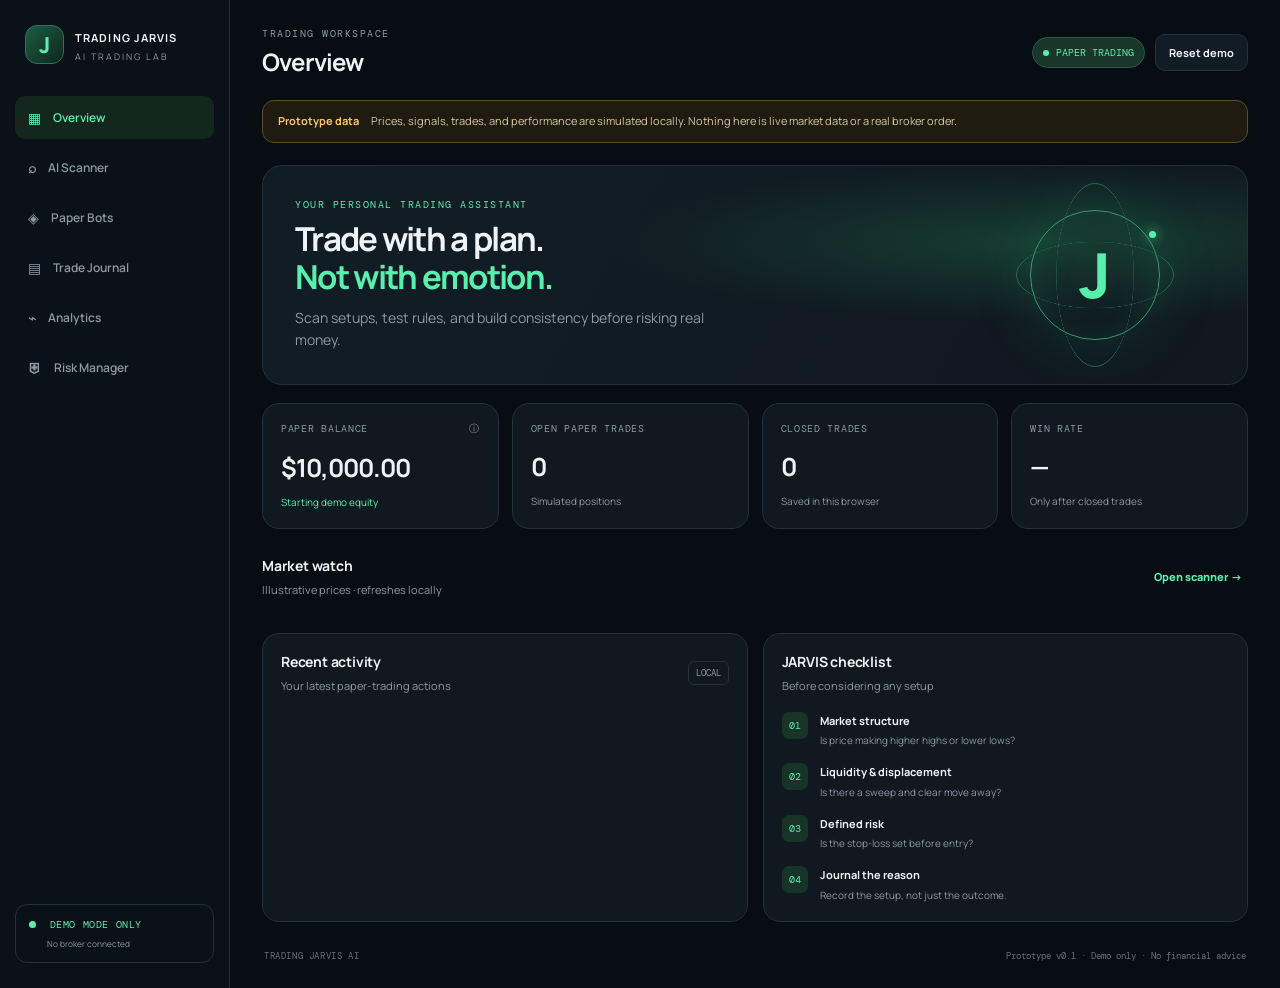
<file: index.html>
<!doctype html>
<html lang="en">
<head>
<meta charset="utf-8">
<meta name="viewport" content="width=device-width,initial-scale=1,viewport-fit=cover">
<meta name="theme-color" content="#080d13">
<meta name="description" content="Trading JARVIS — demo-first trading dashboard and paper-trading prototype.">
<link rel="manifest" href="manifest.json">
<link rel="stylesheet" href="styles.css">
<title>Trading JARVIS AI</title>
</head>
<body>
<div class="app-shell">
  <aside class="sidebar">
    <div class="brand"><div class="brand-mark">J</div><div><b>TRADING JARVIS</b><small>AI TRADING LAB</small></div></div>
    <nav id="nav">
      <button class="nav-item active" data-page="overview">▦ <span>Overview</span></button>
      <button class="nav-item" data-page="scanner">⌕ <span>AI Scanner</span></button>
      <button class="nav-item" data-page="bots">◈ <span>Paper Bots</span></button>
      <button class="nav-item" data-page="journal">▤ <span>Trade Journal</span></button>
      <button class="nav-item" data-page="analytics">⌁ <span>Analytics</span></button>
      <button class="nav-item" data-page="risk">⛨ <span>Risk Manager</span></button>
    </nav>
    <div class="side-bottom"><span class="dot"></span> DEMO MODE ONLY<small>No broker connected</small></div>
  </aside>
  <main class="main">
    <header class="topbar"><button id="menuBtn" class="menu-btn" aria-label="Open navigation">☰</button><div><div class="eyebrow">TRADING WORKSPACE</div><h1 id="pageTitle">Overview</h1></div><div class="top-actions"><span class="demo-pill"><i></i> PAPER TRADING</span><button id="resetBtn" class="ghost">Reset demo</button></div></header>
    <section class="notice"><b>Prototype data</b><span>Prices, signals, trades, and performance are simulated locally. Nothing here is live market data or a real broker order.</span></section>
    <section id="page-overview" class="page active">
      <div class="welcome"><div><div class="eyebrow green">YOUR PERSONAL TRADING ASSISTANT</div><h2>Trade with a plan.<br><em>Not with emotion.</em></h2><p>Scan setups, test rules, and build consistency before risking real money.</p></div><div class="orb"><span>J</span><i></i></div></div>
      <div class="metric-grid">
        <article class="metric"><div class="metric-label">PAPER BALANCE <span>ⓘ</span></div><strong id="balanceMetric">$10,000.00</strong><small class="positive">Starting demo equity</small></article>
        <article class="metric"><div class="metric-label">OPEN PAPER TRADES</div><strong id="openMetric">0</strong><small>Simulated positions</small></article>
        <article class="metric"><div class="metric-label">CLOSED TRADES</div><strong id="closedMetric">0</strong><small>Saved in this browser</small></article>
        <article class="metric"><div class="metric-label">WIN RATE</div><strong id="winMetric">—</strong><small>Only after closed trades</small></article>
      </div>
      <div class="section-head"><div><h3>Market watch</h3><p>Illustrative prices · refreshes locally</p></div><button class="text-btn" data-goto="scanner">Open scanner →</button></div>
      <div class="market-grid" id="marketCards"></div>
      <div class="two-col">
        <article class="panel"><div class="panel-head"><div><h3>Recent activity</h3><p>Your latest paper-trading actions</p></div><span class="tag">LOCAL</span></div><div id="recentActivity" class="activity-list"></div></article>
        <article class="panel"><div class="panel-head"><div><h3>JARVIS checklist</h3><p>Before considering any setup</p></div></div><div class="checklist"><div><span>01</span><p><b>Market structure</b><small>Is price making higher highs or lower lows?</small></p></div><div><span>02</span><p><b>Liquidity & displacement</b><small>Is there a sweep and clear move away?</small></p></div><div><span>03</span><p><b>Defined risk</b><small>Is the stop-loss set before entry?</small></p></div><div><span>04</span><p><b>Journal the reason</b><small>Record the setup, not just the outcome.</small></p></div></div></article>
      </div>
    </section>
    <section id="page-scanner" class="page">
      <div class="page-intro"><div><div class="eyebrow green">RULE-BASED SCAN</div><h2>Market Scanner</h2><p>Deriv public market feed + transparent 5-minute candle rules. No orders are placed.</p></div><div class="scan-head-actions"><button class="primary" id="connectDerivBtn">Connect Deriv feed</button><button class="ghost" id="scanBtn">⟳ Analyze</button></div></div>
      <article class="panel live-feed-panel"><div class="panel-head"><div><h3>Deriv Volatility 100 (1s)</h3><p>Symbol: <code>1HZ100V</code> · 5-minute candles · public data only</p></div><span id="derivStatus" class="feed-status offline">DISCONNECTED</span></div><div class="live-feed-grid"><div><small>Latest price</small><strong id="derivLivePrice">—</strong><span id="derivLastUpdate">Waiting for connection</span></div><div><small>Latest 5m candle</small><strong id="derivCandleState">—</strong><span id="derivCandleTime">No candle data yet</span></div><div><small>Data source</small><strong id="derivSourceLabel">Not connected</strong><span id="derivSymbolLabel">No symbol verified yet</span></div></div><div id="candleStrip" class="candle-strip"><div class="empty">Connect to load historical 5-minute candles and live ticks.</div></div><p class="feed-note">This connection reads public market data only. It does not log in to your account, access your balance, or place trades. The 5-minute analysis updates from received candle data; it is not an AI model or a profit guarantee.</p></article>
      <div class="filters panel"><label>Market<select id="scanMarket"><option value="all">All markets</option><option>Volatility 100 (1s)</option><option>EUR/USD</option><option>XAU/USD (Gold)</option></select></label><label>Timeframe<select id="scanTf"><option>15m</option><option>5m</option><option>1h</option><option>4h</option></select></label><label>Minimum score<select id="minScore"><option value="50">50 / 100</option><option value="60">60 / 100</option><option value="70">70 / 100</option><option value="80">80 / 100</option></select></label></div>
      <div id="scanResults" class="scan-results"></div>
      <div class="disclaimer">A score is not a probability of profit. Validate any rules against historical data and out-of-sample tests. Signals may be wrong.</div>
    </section>
    <section id="page-bots" class="page">
      <div class="page-intro"><div><div class="eyebrow green">AUTOMATION SANDBOX</div><h2>Paper Bots</h2><p>Run simple rule-based paper strategies without placing broker orders.</p></div><span class="demo-pill"><i></i> LIVE ORDERS DISABLED</span></div>
      <div class="two-col">
        <article class="panel"><div class="panel-head"><div><h3>Configure bot</h3><p>Local simulation only</p></div><span class="tag">V0.1</span></div>
          <form id="botForm" class="stack-form">
            <label>Bot name<input id="botName" value="JARVIS Structure Scout" maxlength="40" required></label>
            <label>Market<select id="botMarket"><option>Volatility 100 (1s)</option><option>EUR/USD</option><option>XAU/USD (Gold)</option></select></label>
            <label>Strategy<select id="botStrategy"><option value="structure">Structure + pullback (illustrative)</option><option value="fib">Fibonacci 61.8% pullback (illustrative)</option><option value="sweep">Liquidity sweep (illustrative)</option></select></label>
            <div class="form-row"><label>Risk per trade (%)<input id="botRisk" type="number" min="0.1" max="1" step="0.1" value="0.5" required></label><label>Reward:risk<input id="botRR" type="number" min="1" max="5" step="0.5" value="2" required></label></div>
            <button class="primary full" type="submit">＋ Create paper bot</button>
          </form>
        </article>
        <article class="panel"><div class="panel-head"><div><h3>Your bots</h3><p>Paused by default until you start them</p></div></div><div id="botList" class="bot-list"></div></article>
      </div>
      <div class="panel mt"><div class="panel-head"><div><h3>How paper execution works</h3><p>Important limitations</p></div></div><ol class="plain-list"><li>Bot generates a simulated entry from demo rules.</li><li>Position size uses your demo balance and chosen risk percentage.</li><li>Outcome is simulated; it does not use actual tick-by-tick broker data.</li><li>Do not judge profitability from this prototype.</li></ol></div>
    </section>
    <section id="page-journal" class="page">
      <div class="page-intro"><div><div class="eyebrow green">BUILD YOUR PROCESS</div><h2>Trade Journal</h2><p>Record paper trades and lessons while they are fresh.</p></div><button id="exportBtn" class="ghost">↓ Export CSV</button></div>
      <div class="panel"><div class="panel-head"><div><h3>Add journal entry</h3><p>Entries are stored on this device/browser only.</p></div></div>
        <form id="journalForm" class="journal-form">
          <label>Date<input id="jDate" type="date" required></label><label>Market<select id="jMarket"><option>Volatility 100 (1s)</option><option>EUR/USD</option><option>XAU/USD (Gold)</option></select></label><label>Direction<select id="jDirection"><option>BUY</option><option>SELL</option><option>WAIT</option></select></label>
          <label>Setup type<select id="jSetup"><option>Structure break / retest</option><option>Fibonacci pullback</option><option>Liquidity sweep</option><option>FVG / displacement</option><option>Other</option></select></label><label>Planned R:R<input id="jRR" type="number" min="0" step="0.1" placeholder="e.g. 2"></label><label>Result (R)<input id="jResult" type="number" step="0.1" placeholder="e.g. -1 or 2"></label>
          <label class="wide">Trade thesis<textarea id="jThesis" rows="2" placeholder="What was the setup and why?"></textarea></label><label class="wide">Lesson / emotion<textarea id="jLesson" rows="2" placeholder="What did you learn? Were you following your plan?"></textarea></label>
          <button class="primary" type="submit">Save journal entry</button>
        </form>
      </div>
      <div class="panel mt"><div class="panel-head"><div><h3>Journal history</h3><p id="journalCount">0 entries</p></div><button class="text-btn" id="clearJournal">Clear journal</button></div><div class="table-wrap"><table><thead><tr><th>Date</th><th>Market</th><th>Direction</th><th>Setup</th><th>R:R</th><th>Result (R)</th><th>Thesis / lesson</th></tr></thead><tbody id="journalRows"></tbody></table></div></div>
    </section>
    <section id="page-analytics" class="page">
      <div class="page-intro"><div><div class="eyebrow green">MEASURE THE PROCESS</div><h2>Performance Analytics</h2><p>Based on closed paper trades and journal entries saved here.</p></div></div>
      <div class="metric-grid"><article class="metric"><div class="metric-label">NET PAPER P&L</div><strong id="pnlMetric">$0.00</strong><small>Simulated outcomes only</small></article><article class="metric"><div class="metric-label">WIN RATE</div><strong id="analyticsWin">—</strong><small>Closed paper trades</small></article><article class="metric"><div class="metric-label">PROFIT FACTOR</div><strong id="pfMetric">—</strong><small>Gross wins ÷ gross losses</small></article><article class="metric"><div class="metric-label">JOURNAL ENTRIES</div><strong id="entryMetric">0</strong><small>Saved locally</small></article></div>
      <div class="two-col"><article class="panel"><div class="panel-head"><div><h3>Demo equity path</h3><p>Illustrative closed-trade balance history</p></div></div><div id="equityChart" class="chart"></div></article><article class="panel"><div class="panel-head"><div><h3>Trading discipline</h3><p>Keep risk and process visible</p></div></div><div id="disciplineStats" class="stats-list"></div></article></div>
      <div class="disclaimer">Small samples can mislead. Include spreads, slippage, commissions, and realistic fills before evaluating any real strategy.</div>
    </section>
    <section id="page-risk" class="page">
      <div class="page-intro"><div><div class="eyebrow green">PROTECT CAPITAL FIRST</div><h2>Risk Manager</h2><p>Position sizing calculator using values you enter. Not broker-specific sizing.</p></div></div>
      <div class="two-col"><article class="panel"><div class="panel-head"><div><h3>Position size calculator</h3><p>Estimate maximum planned loss</p></div></div><form id="riskForm" class="stack-form">
        <label>Account balance ($)<input id="riskBalance" type="number" min="1" value="10000" required></label><label>Risk per trade (%)<input id="riskPercent" type="number" min="0.1" max="2" step="0.1" value="0.5" required></label><label>Entry price<input id="riskEntry" type="number" min="0.000001" step="any" value="1000" required></label><label>Stop-loss price<input id="riskStop" type="number" min="0.000001" step="any" value="990" required></label><button class="primary full" type="submit">Calculate risk</button>
      </form></article><article class="panel result-panel"><div class="eyebrow green">CALCULATION</div><div class="result-number" id="riskAmount">$50.00</div><p>Maximum planned loss at selected risk</p><div class="result-row"><span>Stop distance</span><b id="riskDistance">10.00</b></div><div class="result-row"><span>Risk percentage</span><b id="riskPercentOut">0.50%</b></div><div class="result-row"><span>Units (simple price units only)</span><b id="riskUnits">5.00</b></div><small class="muted">This units figure is not a valid lot-size calculation for every instrument. Forex, Gold and Deriv contracts have different contract specifications and payout mechanics.</small></article></div>
      <div class="panel mt"><h3>Safety rules</h3><div class="checklist"><div><span>01</span><p><b>Risk small</b><small>Use a pre-defined risk cap; no sizing formula guarantees a maximum loss under gaps or execution errors.</small></p></div><div><span>02</span><p><b>Stop after your limit</b><small>Set a daily loss threshold and stop trading when reached.</small></p></div><div><span>03</span><p><b>No martingale</b><small>Never increase size to recover losses.</small></p></div><div><span>04</span><p><b>Protect API credentials</b><small>Never put a broker token or secret in browser JavaScript.</small></p></div></div></div>
    </section>
    <footer>TRADING JARVIS AI <span>Prototype v0.1 · Demo only · No financial advice</span></footer>
  </main>
</div>
<div id="toast" class="toast" role="status"></div>
<script src="app.js"></script>
</body></html>
</file>
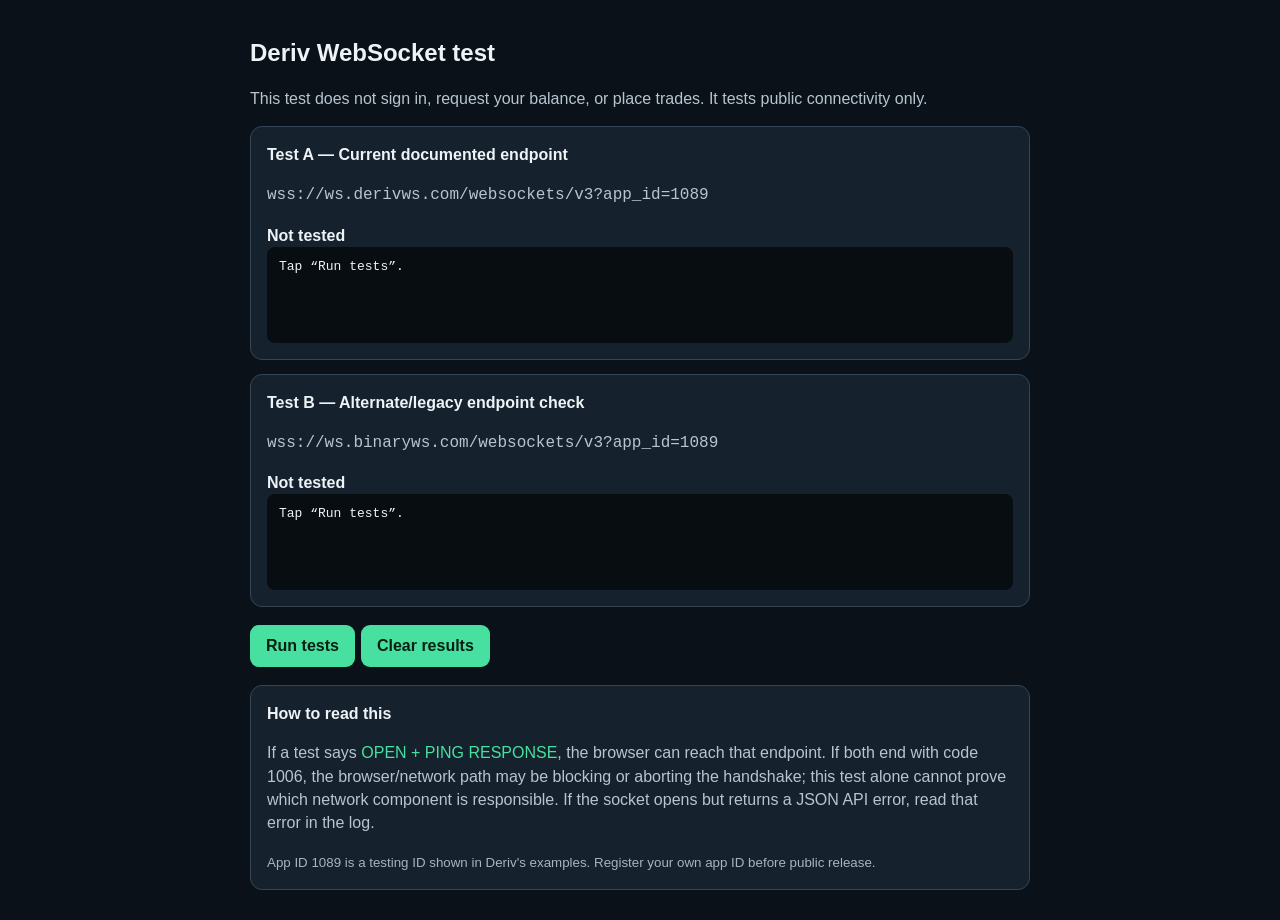
<file: deriv_ws_test.html>
<!doctype html>
<html lang="en">
<head>
<meta charset="utf-8">
<meta name="viewport" content="width=device-width, initial-scale=1">
<title>Deriv WebSocket Connection Test</title>
<style>
body{font:16px -apple-system,BlinkMacSystemFont,sans-serif;background:#0b1118;color:#edf3f7;margin:0;padding:20px;line-height:1.45}
main{max-width:780px;margin:auto}h1{font-size:24px}p{color:#b7c5d0}.card{background:#15212d;border:1px solid #344555;border-radius:12px;padding:16px;margin:14px 0;overflow-wrap:anywhere}
button{font-size:16px;border:0;border-radius:9px;padding:12px 16px;background:#48e0a0;color:#062014;font-weight:700;margin:4px 6px 4px 0}
.status{font-weight:700}.log{font:13px ui-monospace,monospace;white-space:pre-wrap;overflow-wrap:anywhere;background:#080d12;padding:12px;border-radius:8px;min-height:72px}
small{color:#a6b5c1}.good{color:#48e0a0}.bad{color:#ff8b93}
</style>
</head>
<body><main>
<h1>Deriv WebSocket test</h1>
<p>This test does not sign in, request your balance, or place trades. It tests public connectivity only.</p>
<div class="card"><b>Test A — Current documented endpoint</b><p><code>wss://ws.derivws.com/websockets/v3?app_id=1089</code></p><div id="sA" class="status">Not tested</div><div id="lA" class="log">Tap “Run tests”.</div></div>
<div class="card"><b>Test B — Alternate/legacy endpoint check</b><p><code>wss://ws.binaryws.com/websockets/v3?app_id=1089</code></p><div id="sB" class="status">Not tested</div><div id="lB" class="log">Tap “Run tests”.</div></div>
<button id="run">Run tests</button><button id="clear">Clear results</button>
<div class="card"><b>How to read this</b><p>If a test says <span class="good">OPEN + PING RESPONSE</span>, the browser can reach that endpoint. If both end with code 1006, the browser/network path may be blocking or aborting the handshake; this test alone cannot prove which network component is responsible. If the socket opens but returns a JSON API error, read that error in the log.</p><small>App ID 1089 is a testing ID shown in Deriv's examples. Register your own app ID before public release.</small></div>
</main>
<script>
const tests=[
 {id:"A",url:"wss://api.derivws.com/trading/v1/options/ws/public"},
 {id:"B",url:"wss://ws.binaryws.com/websockets/v3?app_id=1089"}
];
function set(id,status,log,kind=""){document.getElementById("s"+id).innerHTML=status;document.getElementById("s"+id).className="status "+kind;document.getElementById("l"+id).textContent=log}
function runOne(t){
 let log="Connecting to "+t.url+"\n";set(t.id,"CONNECTING",log);
 let ws;
 try{ws=new WebSocket(t.url)}catch(e){set(t.id,"CONSTRUCTOR ERROR",log+String(e),"bad");return}
 let opened=false,gotPing=false,done=false;
 const finish=(status,kind)=>{if(done)return;done=true;set(t.id,status,log,kind);try{ws.close()}catch{}};
 const timer=setTimeout(()=>{if(!done){log+="\nTimed out after 8 seconds.\n";finish(opened?"OPENED BUT NO PING RESPONSE":"TIMEOUT","bad")}},8000);
 ws.onopen=()=>{opened=true;log+="\nWebSocket OPEN event received.\nSending ping and active_symbols...\n";set(t.id,"OPEN — waiting for API response",log);try{ws.send(JSON.stringify({ping:1,req_id:1}));ws.send(JSON.stringify({active_symbols:"brief",req_id:2}))}catch(e){log+="Send error: "+String(e)+"\n"}};
 ws.onmessage=e=>{let data;try{data=JSON.parse(e.data)}catch{log+="Received non-JSON response.\n";set(t.id,"OPEN — response received",log,"good");return}
 if(data.msg_type==="ping"||data.ping===1){gotPing=true;log+="PING RESPONSE received.\n";set(t.id,"OPEN + PING RESPONSE",""+log,"good")}
 else if(data.msg_type==="active_symbols"){log+="ACTIVE_SYMBOLS response: "+((data.active_symbols||[]).length)+" symbols returned.\n";set(t.id,gotPing?"OPEN + PING RESPONSE":"OPEN — API response received",log,"good")}
 else if(data.error){log+="API ERROR: "+(data.error.code||"") +" "+(data.error.message||"")+"\n";set(t.id,"OPEN — API ERROR",log,"bad")}
 else{log+="Response: "+JSON.stringify(data).slice(0,500)+"\n";set(t.id,"OPEN — response received",log,"good")}
 };
 ws.onerror=()=>{log+="Browser fired WebSocket error (browser hides the detailed cause).\n";set(t.id,"WEBSOCKET ERROR",log,"bad")};
 ws.onclose=e=>{clearTimeout(timer);log+="\nClose event: code="+e.code+", clean="+e.wasClean+", reason="+(e.reason||"(none)")+"\n";if(!done){done=true;set(t.id,"CLOSED "+e.code,log,"bad")}else{document.getElementById("l"+t.id).textContent=log}};
}
document.getElementById("run").onclick=()=>{tests.forEach(runOne)};
document.getElementById("clear").onclick=()=>{tests.forEach(t=>set(t.id,"Not tested","Tap “Run tests”."))};
</script></body></html>
</file>
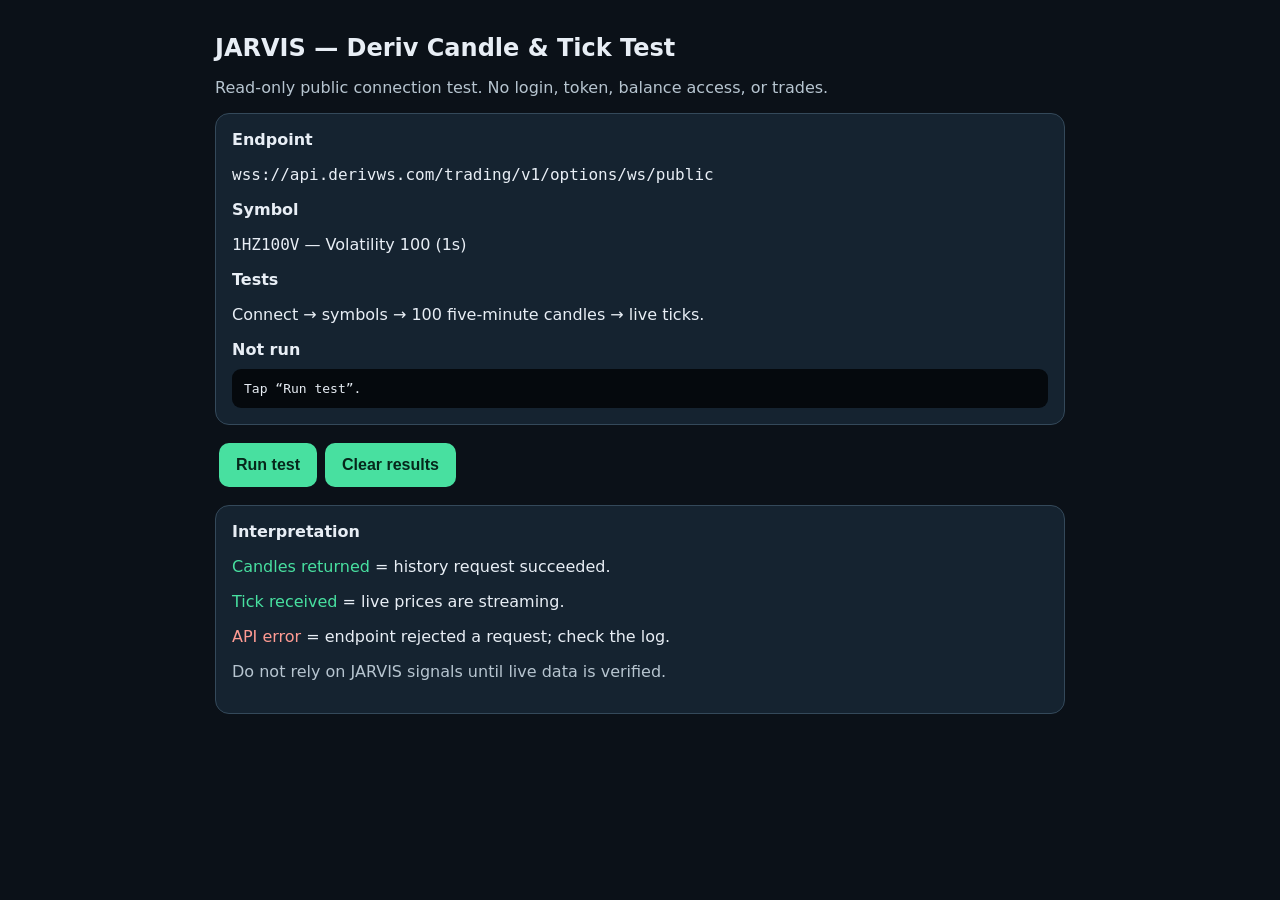
<file: jarvis_deriv_candle_test 2.html>
<!doctype html><html><head><meta charset="utf-8"><meta name="viewport" content="width=device-width,initial-scale=1"><title>JARVIS Deriv Candle Test</title><style>
:root{color-scheme:dark}body{margin:0;padding:18px;font:16px system-ui;background:#0b1118;color:#e8eef5}main{max-width:850px;margin:auto}h1{font-size:24px}.card{background:#152330;border:1px solid #34495a;border-radius:14px;padding:16px;margin:14px 0}button{font-size:16px;border:0;border-radius:10px;padding:13px 17px;margin:4px;background:#48e0a0;color:#06271b;font-weight:700}.status{font-weight:700}.log{font:13px ui-monospace,monospace;white-space:pre-wrap;overflow-wrap:anywhere;background:#05090d;padding:12px;border-radius:9px;margin-top:10px}.good{color:#48e0a0}.bad{color:#ff9b93}.muted{color:#b7c5d0}code{overflow-wrap:anywhere}</style></head><body><main>
<h1>JARVIS — Deriv Candle & Tick Test</h1><p class="muted">Read-only public connection test. No login, token, balance access, or trades.</p>
<div class="card"><b>Endpoint</b><p><code>wss://api.derivws.com/trading/v1/options/ws/public</code></p><b>Symbol</b><p><code>1HZ100V</code> — Volatility 100 (1s)</p><b>Tests</b><p>Connect → symbols → 100 five-minute candles → live ticks.</p><div id="status" class="status">Not run</div><div id="log" class="log">Tap “Run test”.</div></div>
<button id="run">Run test</button><button id="clear">Clear results</button>
<div class="card"><b>Interpretation</b><p><span class="good">Candles returned</span> = history request succeeded.</p><p><span class="good">Tick received</span> = live prices are streaming.</p><p><span class="bad">API error</span> = endpoint rejected a request; check the log.</p><p class="muted">Do not rely on JARVIS signals until live data is verified.</p></div></main>
<script>(()=>{const URL="wss://api.derivws.com/trading/v1/options/ws/public",SYMBOL="1HZ100V",s=document.getElementById("status"),l=document.getElementById("log");let ws,t,lines=[],candles=false,tick=false,done=false;function log(x){lines.push(x);if(lines.length>50)lines.shift();l.textContent=lines.join("\n")}function status(x,ok=false){s.textContent=x;s.className="status "+(ok?"good":"bad")}function send(o){if(ws&&ws.readyState===1){log("SEND "+JSON.stringify(o));ws.send(JSON.stringify(o))}else log("SEND SKIPPED — socket not open")}function finish(){if(done)return;done=true;clearTimeout(t);if(ws&&ws.readyState===1)ws.close(1000,"test complete")}document.getElementById("clear").onclick=()=>{lines=[];l.textContent="";status("Cleared")};document.getElementById("run").onclick=()=>{if(ws&&ws.readyState===1)ws.close();clearTimeout(t);lines=[];candles=false;tick=false;done=false;log("Connecting to "+URL);status("CONNECTING");try{ws=new WebSocket(URL)}catch(e){log("CONSTRUCTOR ERROR "+String(e));status("CONSTRUCTOR ERROR");return}t=setTimeout(()=>{log("Test window ended after 12 seconds.");status(candles&&tick?"CANDLES + LIVE TICKS OK":candles?"CANDLES OK; NO LIVE TICK YET":tick?"LIVE TICK OK; NO CANDLES":"INCOMPLETE — CHECK LOG",candles||tick);finish()},12000);ws.onopen=()=>{log("WebSocket OPEN");send({ping:1,req_id:1});send({active_symbols:"brief",product_type:"basic",req_id:2});send({ticks_history:SYMBOL,end:"latest",count:100,style:"candles",granularity:300,req_id:3});send({ticks:SYMBOL,subscribe:1,req_id:4})};ws.onmessage=e=>{let d;try{d=JSON.parse(e.data)}catch(_){log("NON-JSON "+e.data);return}if(d.error){log("API ERROR "+JSON.stringify(d.error));return}if(d.msg_type==="ping"||d.ping)log("PING RESPONSE received.");if(d.msg_type==="active_symbols"||d.active_symbols)log("ACTIVE_SYMBOLS response: "+(Array.isArray(d.active_symbols)?d.active_symbols.length:0)+" symbols.");if(d.msg_type==="candles"&&Array.isArray(d.candles)){candles=true;log("CANDLES returned: "+d.candles.length+"; latest="+JSON.stringify(d.candles[d.candles.length-1]));status("CANDLE HISTORY OK",true)}if(d.msg_type==="history"){candles=true;log("HISTORY response received; check payload format: "+JSON.stringify(d.history).slice(0,500));status("HISTORY RESPONSE RECEIVED",true)}if(d.msg_type==="tick"&&d.tick){tick=true;log("LIVE TICK: quote="+d.tick.quote+" epoch="+d.tick.epoch);status(candles?"CANDLES + LIVE TICKS OK":"LIVE TICK OK",true)}if(d.msg_type)log("MESSAGE TYPE: "+d.msg_type+(d.req_id?" req_id="+d.req_id:""));if(candles&&tick){status("CANDLES + LIVE TICKS OK",true);finish()}};ws.onerror=()=>{log("WebSocket error event (browser may hide details).");status("WEBSOCKET ERROR")};ws.onclose=e=>{log("CLOSE code="+e.code+" clean="+e.wasClean+" reason="+(e.reason||"(none)"));if(!candles&&!tick&&!done)status("CLOSED BEFORE DATA")}}})();</script></body></html>
</file>
<file: styles.css>
@import url('https://fonts.googleapis.com/css2?family=DM+Mono:wght@400;500&family=Manrope:wght@400;500;600;700;800&display=swap');
:root{--bg:#080d13;--panel:#101820;--panel2:#131e28;--line:#22313e;--text:#edf4f8;--muted:#8b9aa7;--green:#59f0ad;--green2:#173d31;--red:#ff7e85;--amber:#f8c66a;--radius:17px}
*{box-sizing:border-box}body{margin:0;background:var(--bg);color:var(--text);font-family:Manrope,system-ui,sans-serif;font-size:14px}button,input,select,textarea{font:inherit}button{cursor:pointer}.app-shell{display:flex;min-height:100vh}.sidebar{width:230px;background:#0b1118;border-right:1px solid var(--line);padding:25px 15px;display:flex;flex-direction:column;flex-shrink:0}.brand{display:flex;align-items:center;gap:11px;padding:0 10px 32px}.brand-mark{height:39px;width:39px;border:1px solid #2d7358;background:linear-gradient(135deg,#1c5e44,#10241e);border-radius:12px;display:grid;place-items:center;font-size:22px;font-weight:800;color:var(--green)}.brand b{font-size:11px;letter-spacing:1.1px;white-space:nowrap}.brand small{display:block;font-size:9px;color:var(--muted);letter-spacing:2px;margin-top:4px}.sidebar nav{display:grid;gap:7px}.nav-item{border:0;background:transparent;color:#8c9aa6;padding:12px 13px;border-radius:10px;text-align:left;display:flex;align-items:center;gap:12px;font-weight:600}.nav-item span{font-size:12px}.nav-item.active,.nav-item:hover{color:var(--green);background:#14271f}.side-bottom{margin-top:auto;border:1px solid var(--line);border-radius:12px;padding:13px;font-family:'DM Mono',monospace;font-size:10px;letter-spacing:.6px;color:var(--green)}.side-bottom small{display:block;color:var(--muted);font-family:Manrope;margin:7px 0 0 18px;letter-spacing:0}.dot{display:inline-block;width:7px;height:7px;background:var(--green);border-radius:50%;margin-right:7px}.main{max-width:1600px;width:calc(100% - 230px);padding:27px 32px 18px;margin:0 auto}.topbar{display:flex;align-items:center;gap:15px;margin-bottom:22px}.eyebrow{font:10px 'DM Mono',monospace;letter-spacing:1.5px;color:var(--muted)}.eyebrow.green{color:var(--green)}h1{font-size:24px;letter-spacing:-.8px;margin:5px 0 0}h2{font-size:33px;letter-spacing:-1.7px;line-height:1.17;margin:9px 0 10px}h2 em{font-style:normal;color:var(--green)}h3{font-size:14px;margin:0 0 6px;letter-spacing:-.2px}p{color:var(--muted);line-height:1.6;margin:0}.top-actions{margin-left:auto;display:flex;align-items:center;gap:10px}.demo-pill{display:inline-flex;align-items:center;gap:7px;background:#183629;border:1px solid #285b44;color:var(--green);padding:8px 10px;border-radius:30px;font:10px 'DM Mono',monospace;white-space:nowrap}.demo-pill i{width:6px;height:6px;background:var(--green);border-radius:50%}.ghost,.primary{border:1px solid var(--line);background:#121c25;color:var(--text);border-radius:10px;padding:10px 13px;font-weight:700;font-size:11px}.ghost:hover{border-color:#4d6a7c}.primary{background:var(--green);color:#06130d;border-color:var(--green)}.primary:hover{filter:brightness(.92)}.text-btn{border:0;background:transparent;color:var(--green);font-size:11px;font-weight:800}.notice{display:flex;gap:12px;padding:12px 15px;border:1px solid #5e4b26;background:#201b11;border-radius:12px;margin-bottom:22px;color:#d6c8a5;font-size:11px;line-height:1.5}.notice b{color:var(--amber);white-space:nowrap}.page{display:none}.page.active{display:block}.welcome{display:flex;justify-content:space-between;align-items:center;background:radial-gradient(ellipse at 80% 35%,#173e32 0,transparent 39%),linear-gradient(120deg,#111d25,#101820);border:1px solid var(--line);border-radius:20px;padding:29px 32px;min-height:220px;margin-bottom:18px;overflow:hidden}.welcome p{max-width:440px}.orb{height:130px;width:130px;border-radius:50%;border:1px solid #3c986e;box-shadow:0 0 55px #1b6c4a55,inset 0 0 35px #1b6c4a44;display:grid;place-items:center;position:relative;margin-right:6%;color:var(--green);font-size:62px;font-weight:800}.orb:before,.orb:after{content:"";position:absolute;inset:-15px;border:1px solid #2c684e;border-radius:50%;transform:rotateX(65deg)}.orb:after{inset:-28px;transform:rotateY(65deg)}.orb i{position:absolute;width:7px;height:7px;border-radius:50%;background:var(--green);right:3px;top:20px;box-shadow:0 0 12px var(--green)}.metric-grid{display:grid;grid-template-columns:repeat(4,minmax(0,1fr));gap:13px;margin-bottom:27px}.metric,.panel{border:1px solid var(--line);background:var(--panel);border-radius:var(--radius);padding:18px}.metric-label{font:10px 'DM Mono',monospace;letter-spacing:.7px;color:var(--muted);display:flex;justify-content:space-between}.metric strong{display:block;font-size:25px;letter-spacing:-1px;margin:14px 0 6px}.metric small{font-size:10px;color:var(--muted)}.positive{color:var(--green)!important}.section-head,.panel-head{display:flex;justify-content:space-between;align-items:center;gap:12px}.section-head{margin:0 0 13px}.section-head p,.panel-head p{font-size:11px}.market-grid{display:grid;grid-template-columns:repeat(3,minmax(0,1fr));gap:13px;margin-bottom:22px}.market-card{border:1px solid var(--line);background:var(--panel);padding:16px;border-radius:15px}.market-top{display:flex;justify-content:space-between;align-items:center}.asset-icon{height:32px;width:32px;border-radius:10px;background:#1c2c37;display:grid;place-items:center;color:var(--green);font-weight:800}.market-name{font-size:12px;font-weight:800}.market-symbol{font:10px 'DM Mono',monospace;color:var(--muted);margin-top:4px}.price{font:20px 'DM Mono',monospace;margin:15px 0 5px}.change{font:10px 'DM Mono',monospace;color:var(--green)}.fake-label{font-size:9px;color:var(--amber);border:1px solid #5b4928;padding:4px 6px;border-radius:6px}.two-col{display:grid;grid-template-columns:1fr 1fr;gap:15px}.panel-head{margin-bottom:17px}.tag{font:9px 'DM Mono',monospace;color:var(--muted);border:1px solid var(--line);padding:5px 7px;border-radius:6px}.activity-list{display:grid;gap:0}.activity-item{display:flex;gap:12px;padding:12px 0;border-bottom:1px solid var(--line)}.activity-item:last-child{border:0}.activity-icon{height:30px;width:30px;display:grid;place-items:center;border-radius:9px;background:#1b2d28;color:var(--green)}.activity-item b{font-size:11px}.activity-item small{display:block;color:var(--muted);font-size:10px;margin-top:4px}.empty{padding:25px 10px;text-align:center;color:var(--muted);font-size:12px}.checklist{display:grid;gap:15px}.checklist>div{display:flex;gap:12px;align-items:flex-start}.checklist>div>span{font:10px 'DM Mono',monospace;color:var(--green);background:#183328;padding:7px;border-radius:7px}.checklist p b{display:block;color:var(--text);font-size:11px;margin-bottom:4px}.checklist p small{display:block;color:var(--muted);font-size:10px;line-height:1.5}.page-intro{display:flex;justify-content:space-between;align-items:center;gap:20px;margin:7px 0 22px}.page-intro h2{font-size:28px;margin:6px 0}.page-intro p{font-size:12px}.filters{display:flex;gap:14px;margin-bottom:16px}.filters label{flex:1}.filters label,.stack-form label,.journal-form label{display:grid;gap:8px;color:var(--muted);font-size:11px;font-weight:700}input,select,textarea{width:100%;background:#0b1219;border:1px solid #293946;border-radius:9px;padding:11px 12px;color:var(--text);outline:none;min-width:0}input:focus,select:focus,textarea:focus{border-color:#4eae82}textarea{resize:vertical}.scan-results{display:grid;gap:12px}.scan-card{display:grid;grid-template-columns:1.3fr .6fr .7fr .6fr auto;gap:15px;align-items:center;background:var(--panel);border:1px solid var(--line);border-radius:14px;padding:17px}.scan-asset b{display:block;font-size:12px}.scan-asset small{display:block;color:var(--muted);margin-top:5px;font-size:10px}.score{height:43px;width:43px;border-radius:50%;display:grid;place-items:center;border:3px solid #3b8c67;color:var(--green);font:12px 'DM Mono',monospace}.signal{font:10px 'DM Mono',monospace;color:var(--green)}.signal.sell{color:var(--red)}.scan-metric small{display:block;color:var(--muted);font-size:9px;margin-bottom:6px}.scan-metric b{font:12px 'DM Mono',monospace}.scan-actions{display:flex;gap:7px;flex-wrap:wrap}.mini-btn{border:1px solid var(--line);border-radius:8px;background:#17232c;color:var(--text);font-size:10px;padding:9px}.mini-btn.buy{color:var(--green);border-color:#285b44}.disclaimer{border:1px solid #493b22;background:#1b1811;border-radius:10px;padding:13px;margin-top:17px;color:#c9b990;font-size:10px;line-height:1.6}.stack-form{display:grid;gap:14px}.form-row{display:grid;grid-template-columns:1fr 1fr;gap:12px}.full{width:100%}.bot-list{display:grid;gap:10px}.bot-card{border:1px solid var(--line);border-radius:12px;padding:13px}.bot-top{display:flex;align-items:flex-start;justify-content:space-between;gap:8px}.bot-card b{font-size:11px}.bot-card p{font-size:10px;margin:6px 0 12px}.bot-actions{display:flex;gap:7px}.status{font:9px 'DM Mono',monospace;color:var(--amber)}.status.running{color:var(--green)}.plain-list{color:var(--muted);font-size:11px;line-height:2.1;padding-left:20px}.mt{margin-top:16px}.journal-form{display:grid;grid-template-columns:repeat(3,minmax(0,1fr));gap:14px}.journal-form .wide{grid-column:1/-1}.journal-form button{justify-self:start}.table-wrap{overflow-x:auto}table{width:100%;border-collapse:collapse;min-width:700px}th,td{text-align:left;border-bottom:1px solid var(--line);padding:12px 10px;font-size:10px;vertical-align:top}th{font:9px 'DM Mono',monospace;color:var(--muted);letter-spacing:.5px}td{color:#dce6ec}td small{color:var(--muted)}.chart{min-height:180px;display:flex;align-items:end;gap:7px;padding:18px 5px 28px;border-bottom:1px solid var(--line);position:relative}.bar-wrap{height:140px;flex:1;display:flex;align-items:end;justify-content:center;position:relative}.bar{width:min(32px,70%);min-width:6px;background:linear-gradient(180deg,var(--green),#1d7250);border-radius:5px 5px 0 0;min-height:3px}.bar.negative{background:linear-gradient(180deg,var(--red),#73363c)}.bar-label{position:absolute;bottom:-21px;font:8px 'DM Mono',monospace;color:var(--muted)}.stats-list{display:grid;gap:0}.stat-row,.result-row{display:flex;justify-content:space-between;gap:12px;padding:13px 0;border-bottom:1px solid var(--line);font-size:11px}.stat-row span,.result-row span{color:var(--muted)}.stat-row b,.result-row b{font:11px 'DM Mono',monospace}.result-panel{background:radial-gradient(ellipse at 80% 0,#1c4635 0,transparent 55%),var(--panel)}.result-number{font:35px 'DM Mono',monospace;color:var(--green);margin:18px 0 6px}.result-panel>p{font-size:11px;margin-bottom:20px}.muted{color:var(--muted);font-size:10px;line-height:1.6;display:block;margin-top:15px}footer{display:flex;justify-content:space-between;gap:10px;color:#62727e;font:9px 'DM Mono',monospace;letter-spacing:.6px;padding:28px 2px 8px}footer span{letter-spacing:0;text-align:right}.toast{position:fixed;bottom:20px;left:50%;transform:translate(-50%,20px);background:#d9ffeb;color:#092216;padding:12px 17px;border-radius:10px;font-size:12px;font-weight:800;opacity:0;pointer-events:none;transition:.2s;z-index:20;box-shadow:0 8px 30px #0007}.toast.show{opacity:1;transform:translate(-50%,0)}.menu-btn{display:none;background:transparent;color:var(--text);border:1px solid var(--line);border-radius:8px;padding:8px}
@media(max-width:1000px){.sidebar{width:195px}.main{width:calc(100% - 195px);padding:22px 20px}.metric-grid{grid-template-columns:repeat(2,minmax(0,1fr))}.scan-card{grid-template-columns:1fr .5fr .7fr auto}.scan-card .scan-metric:nth-of-type(2){display:none}}
@media(max-width:720px){.app-shell{display:block}.sidebar{position:fixed;z-index:10;left:-245px;top:0;bottom:0;width:230px;transition:left .2s;box-shadow:10px 0 40px #0008}.sidebar.open{left:0}.main{width:100%;padding:17px 13px}.menu-btn{display:block}.topbar{gap:10px}.top-actions{gap:6px}.top-actions .ghost{display:none}.demo-pill{font-size:8px;padding:7px}.topbar h1{font-size:20px}.notice{display:block}.notice span{display:block;margin-top:5px}.welcome{padding:23px 20px;min-height:190px}.welcome h2{font-size:27px}.orb{width:72px;height:72px;font-size:35px;margin-right:4px;flex-shrink:0}.orb:before{inset:-8px}.orb:after{display:none}.market-grid{grid-template-columns:1fr}.two-col{grid-template-columns:1fr}.metric strong{font-size:21px}.metric{padding:14px}.metric-grid{gap:9px}.page-intro{align-items:flex-start}.page-intro h2{font-size:25px}.page-intro .demo-pill{max-width:120px;white-space:normal;line-height:1.5}.filters{flex-direction:column}.scan-card{grid-template-columns:1fr auto;gap:12px}.scan-card .scan-metric{display:block!important}.scan-card .scan-metric:nth-of-type(2){display:block}.scan-actions{grid-column:1/-1}.journal-form{grid-template-columns:1fr 1fr}.journal-form .wide{grid-column:1/-1}.journal-form button{grid-column:1/-1}.form-row{grid-template-columns:1fr 1fr}footer{font-size:8px;flex-direction:column}footer span{text-align:left}}

.scan-head-actions{display:flex;gap:8px;flex-wrap:wrap;justify-content:flex-end}.live-feed-panel{margin-bottom:16px;background:radial-gradient(ellipse at 80% 0,#173a2e 0,transparent 55%),var(--panel)}.feed-status{font:9px 'DM Mono',monospace;padding:7px 9px;border:1px solid var(--line);border-radius:20px;color:var(--muted);white-space:nowrap}.feed-status.online{color:var(--green);border-color:#285b44;background:#14271f}.feed-status.error{color:var(--red);border-color:#693a42;background:#2a171b}.live-feed-grid{display:grid;grid-template-columns:repeat(3,minmax(0,1fr));gap:12px}.live-feed-grid>div{padding:12px;border:1px solid var(--line);background:#0b1219aa;border-radius:11px;min-width:0}.live-feed-grid small{display:block;font-size:9px;color:var(--muted);margin-bottom:8px}.live-feed-grid strong{display:block;font:18px 'DM Mono',monospace;overflow-wrap:anywhere}.live-feed-grid span{display:block;font-size:9px;color:var(--muted);margin-top:7px;line-height:1.4}.candle-strip{display:flex;align-items:flex-end;gap:4px;overflow-x:auto;min-height:90px;margin-top:13px;padding:8px 4px 4px;border-top:1px solid var(--line)}.candle-stick{min-width:8px;max-width:15px;flex:1;height:60px;position:relative;border-radius:3px 3px 0 0}.candle-stick.up{background:#45d99b}.candle-stick.down{background:#f17b84}.feed-note{font-size:10px;line-height:1.6;margin-top:12px}.scan-card.real-signal{border-color:#2e6b50}.scan-card.real-signal .score{border-color:var(--green)}.scan-card .real-label{font:9px 'DM Mono',monospace;color:var(--green);display:block;margin-top:5px}
@media(max-width:720px){.scan-head-actions{width:100%;justify-content:flex-start}.page-intro{flex-wrap:wrap}.live-feed-grid{grid-template-columns:1fr 1fr}.live-feed-grid>div:last-child{grid-column:1/-1}.live-feed-grid strong{font-size:16px}}
</file>
